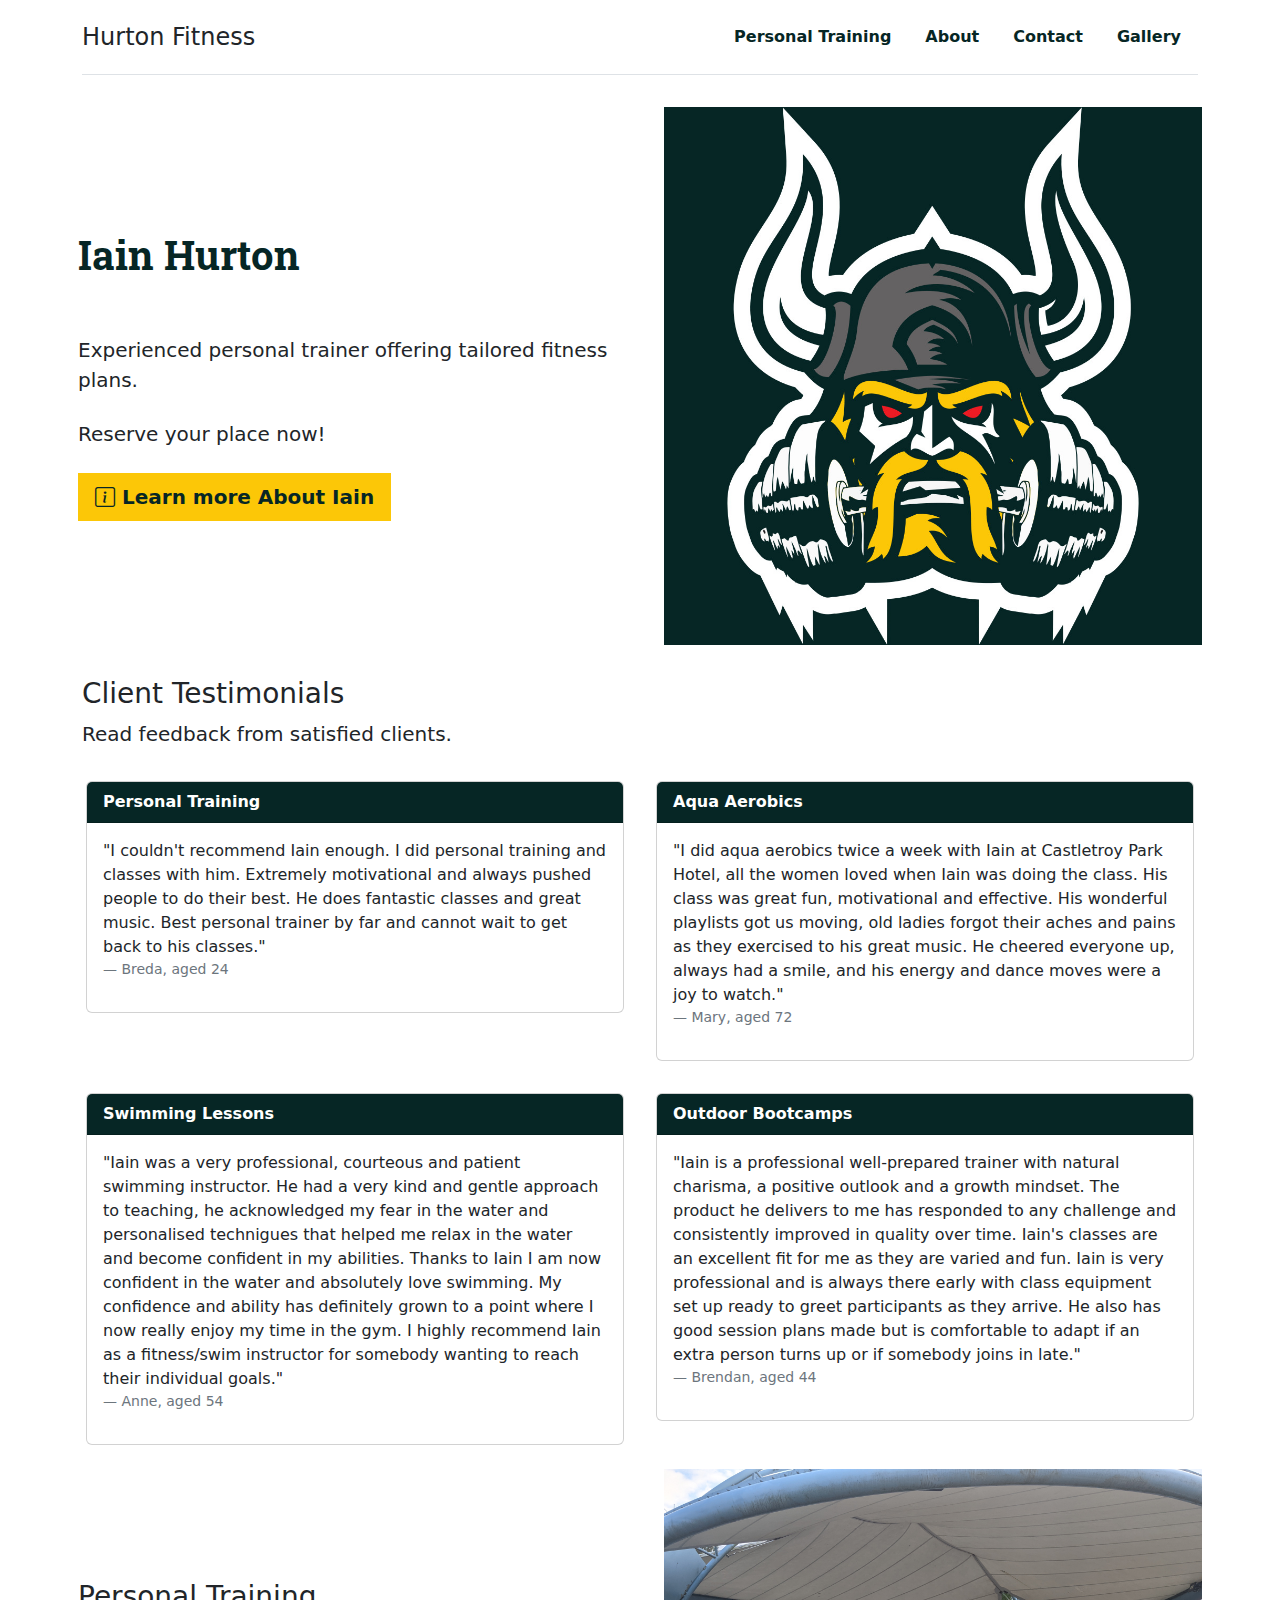
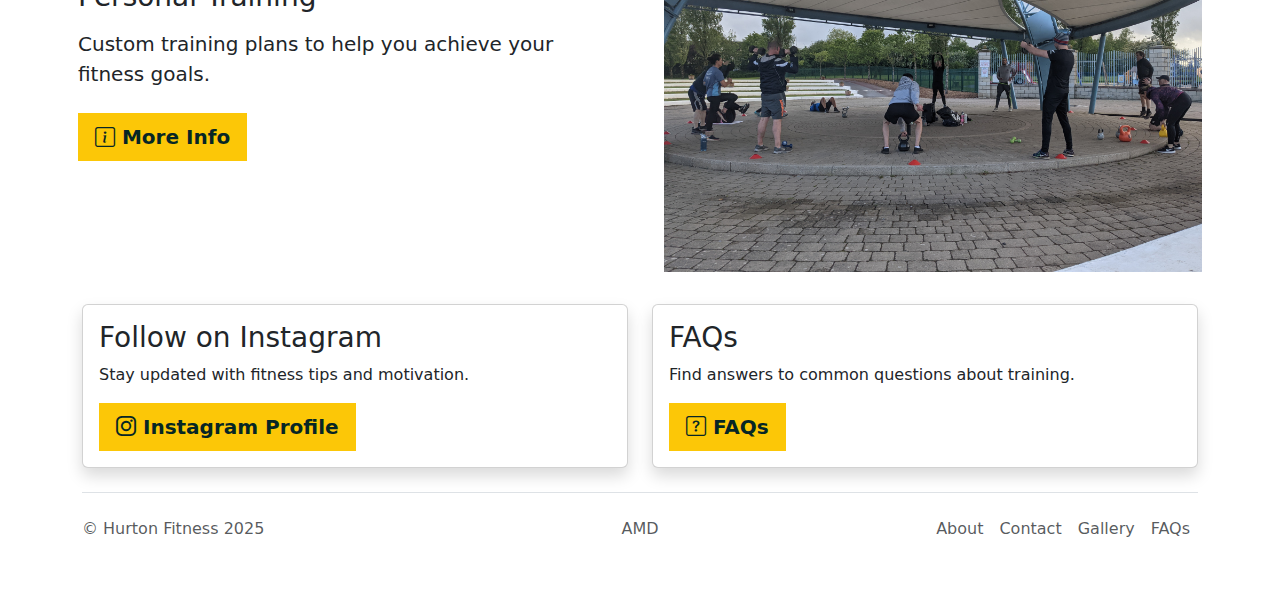
<file: index.html>
<!doctype html>
<html lang="en">

<head>
    <!-- Meta Tags for SEO & Mobile Responsiveness -->
    <meta charset="utf-8">
    <meta name="viewport" content="width=device-width, initial-scale=1">
    <meta name="description" content="Iain Hurton - Personal Trainer" />
    <meta name="keywords" content="fitness, training, personal trainer, workout, health, gym" />

    <!-- Bootstrap CSS -->
    <link href="https://cdn.jsdelivr.net/npm/bootstrap@5.3.3/dist/css/bootstrap.min.css" rel="stylesheet">

    <!-- Custom Stylesheet -->
    <link href="assets/css/style.css" rel="stylesheet" type="text/css">

    <!-- Bootstrap Icons -->
    <link rel="stylesheet" href="https://cdn.jsdelivr.net/npm/bootstrap-icons@1.10.5/font/bootstrap-icons.css">

    <!-- Favicon Icons -->
    <link rel="icon" type="image/png" sizes="32x32" href="assets/favicons/favicon-32x32.png">

    <title>Hurton Fitness | Home</title>
</head>

<body>
    <!-- Navigation Header -->
    <div class="container">
        <header class="d-flex flex-wrap justify-content-center py-3 mb-4 border-bottom">
            <a href="index.html" class="d-flex align-items-center mb-3 mb-md-0 me-md-auto text-dark text-decoration-none">
                <span class="fs-4">Hurton Fitness</span>
            </a>
            <ul class="nav nav-pills">
                <li class="nav-item"><a href="personal-training.html" class="nav-link">Personal Training</a></li>
                <li class="nav-item"><a href="about.html" class="nav-link">About</a></li>
                <li class="nav-item"><a href="contact.html" class="nav-link">Contact</a></li>
                <li class="nav-item"><a href="gallery.html" class="nav-link">Gallery</a></li>
            </ul>
        </header>
    </div>

    <!-- Hero Section with Main Banner -->
    <div class="container px-2">
        <div class="row flex-lg-row-reverse align-items-center g-5 py-2">
            <div class="col-12 col-sm-10 col-lg-6">
                <!-- Hero Image -->
                <img src="assets/images/HurtonFitnessLogoOnly.jpg" class="d-block mx-lg-auto img-fluid" alt="Hurton Fitness Logo" loading="lazy">
            </div>
            <div class="col-lg-6">
                <h1 class="outline">Iain Hurton</h1>
                <p class="lead pt-5">Experienced personal trainer offering tailored fitness plans.</p>
                <p class="lead py-2"><strong>Reserve your place now!</strong></p>
                <a href="about.html" class="btn btn-lg btn-success"><i class="bi bi-info-square"></i> Learn more About Iain</a>
            </div>
        </div>
    </div>

    <!-- Client Testimonials Section -->
    <section class="container mt-4">
        <h3>Client Testimonials</h3>
        <p class="lead">Read feedback from satisfied clients.</p>
        <div class="row">
            <!-- Testimonial 1 -->
            <div class="col-lg-6 p-3">
                <div class="card">
                    <div class="card-header">Personal Training</div>
                    <div class="card-body">
                        <p>"I couldn't recommend Iain enough. I did personal training and classes with him. Extremely motivational and always pushed people to do their best. He does fantastic classes and great music. Best personal trainer by far and cannot wait to get back to his classes."</p>
                        <footer class="blockquote-footer">Breda, aged 24</footer>
                    </div>
                </div>
            </div>
            <!-- Testimonial 2 -->
            <div class="col-lg-6 p-3">
                <div class="card">
                    <div class="card-header">Aqua Aerobics</div>
                    <div class="card-body">
                        <p>"I did aqua aerobics twice a week with Iain at Castletroy Park Hotel, all the women loved when Iain was doing the class. His class was great fun, motivational and effective. His wonderful playlists got us moving, old ladies forgot their aches and pains as they exercised to his great music. He cheered everyone up, always had a smile, and his energy and dance moves were a joy to watch."</p>
                        <footer class="blockquote-footer">Mary, aged 72</footer>
                    </div>
                </div>
            </div>
        </div>
        <div class="row">
            <!-- Testimonial 3 -->
            <div class="col-lg-6 p-3">
                <div class="card">
                    <div class="card-header">Swimming Lessons</div>
                    <div class="card-body">
                        <p>"Iain was a very professional, courteous and patient swimming instructor. He had a very kind and gentle approach to teaching, he acknowledged my fear in the water and personalised technigues that helped me relax in the water and become confident in my abilities. Thanks to Iain I am now confident in the water and absolutely love swimming. My confidence and ability has definitely grown to a point where I now really enjoy my time in the gym. I highly recommend Iain as a fitness/swim instructor for somebody wanting to reach their individual goals."</p>
                        <footer class="blockquote-footer">Anne, aged 54</footer>
                    </div>
                </div>
            </div>
            <!-- Testimonial 4 -->
            <div class="col-lg-6 p-3">
                <div class="card">
                    <div class="card-header">Outdoor Bootcamps</div>
                    <div class="card-body">
                        <p>"Iain is a professional well-prepared trainer with natural charisma, a positive outlook and a growth mindset. The product he delivers to me has responded to any challenge and consistently improved in quality over time. Iain's classes are an excellent fit for me as they are varied and fun. Iain is very professional and is always there early with class equipment set up ready to greet participants as they arrive. He also has good session plans made but is comfortable to adapt if an extra person turns up or if somebody joins in late."</p>
                        <footer class="blockquote-footer">Brendan, aged 44</footer>
                    </div>
                </div>
            </div>
        </div>
    </section>

    <!-- Personal Training Section -->
    <div class="container px-2">
        <div class="row flex-lg-row-reverse align-items-center g-5 py-2">
            <div class="col-12 col-sm-10 col-lg-6">
                <img src="assets/images/HurtonFitnessBootcamp.jpg" class="d-block mx-lg-auto img-fluid" alt="Fitness Bootcamp"
                    loading="lazy">
            </div>
            <div class="col-lg-6">
                <h3>Personal Training</h3>
                <p class="lead py-2">Custom training plans to help you achieve your fitness goals.</p>
                <a href="personal-training.html" class="btn btn-lg btn-success"><i class="bi bi-info-square"></i> More
                    Info</a>
            </div>
        </div>
    </div>

    <!-- Social Media & FAQs Section -->
    <div class="container pt-4">
        <div class="row">
            <!-- Follow on Instagram -->
            <div class="col-lg-6">
                <div class="card shadow">
                    <div class="card-body">
                        <h3>Follow on Instagram</h3>
                        <p>Stay updated with fitness tips and motivation.</p>
                        <a href="https://www.instagram.com/hurtonsfitness/?hl=en" class="btn btn-lg btn-success"><i
                                class="bi bi-instagram"></i> Instagram Profile</a>
                    </div>
                </div>
            </div>
            <!-- FAQ Section -->
            <div class="col-lg-6">
                <div class="card shadow">
                    <div class="card-body">
                        <h3>FAQs</h3>
                        <p>Find answers to common questions about training.</p>
                        <a href="about.html#faq" class="btn btn-lg btn-success"><i class="bi bi-question-square"></i>
                            FAQs</a>
                    </div>
                </div>
            </div>
        </div>
    </div>

    <!-- Footer Section -->
    <div class="container">
        <footer class="d-flex flex-wrap justify-content-between align-items-center py-3 my-4 border-top">
            <p class="col-md-4 mb-0 text-muted">&copy; Hurton Fitness 2025</p>
            <p class="col-md-4 mb-0 text-muted text-center">AMD</p>
            <ul class="nav col-md-4 justify-content-end">
                <li class="nav-item"><a href="about.html" class="nav-link px-2 text-muted">About</a></li>
                <li class="nav-item"><a href="contact.html" class="nav-link px-2 text-muted">Contact</a></li>
                <li class="nav-item"><a href="gallery.html" class="nav-link px-2 text-muted">Gallery</a></li>
                <li class="nav-item"><a href="about.html#faq" class="nav-link px-2 text-muted">FAQs</a></li>
            </ul>
        </footer>
    </div>
</body>

</html>
</file>
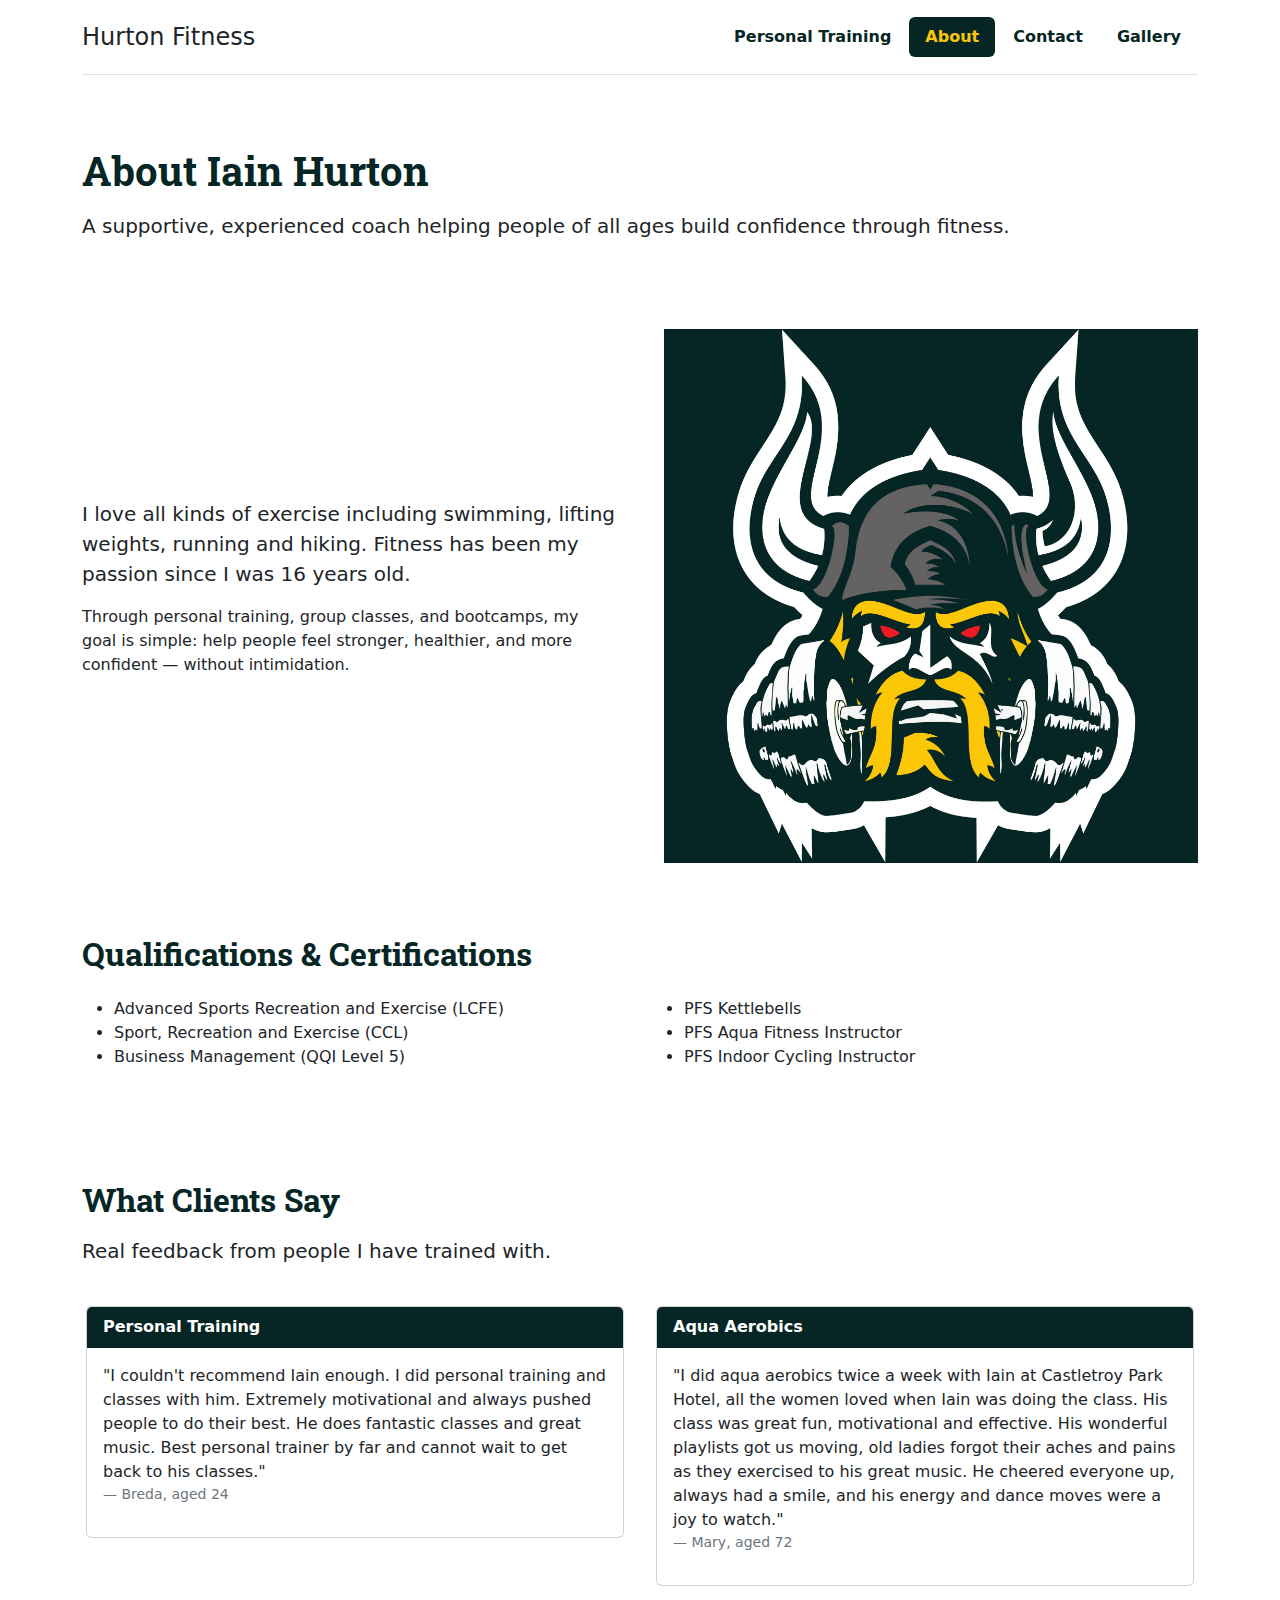
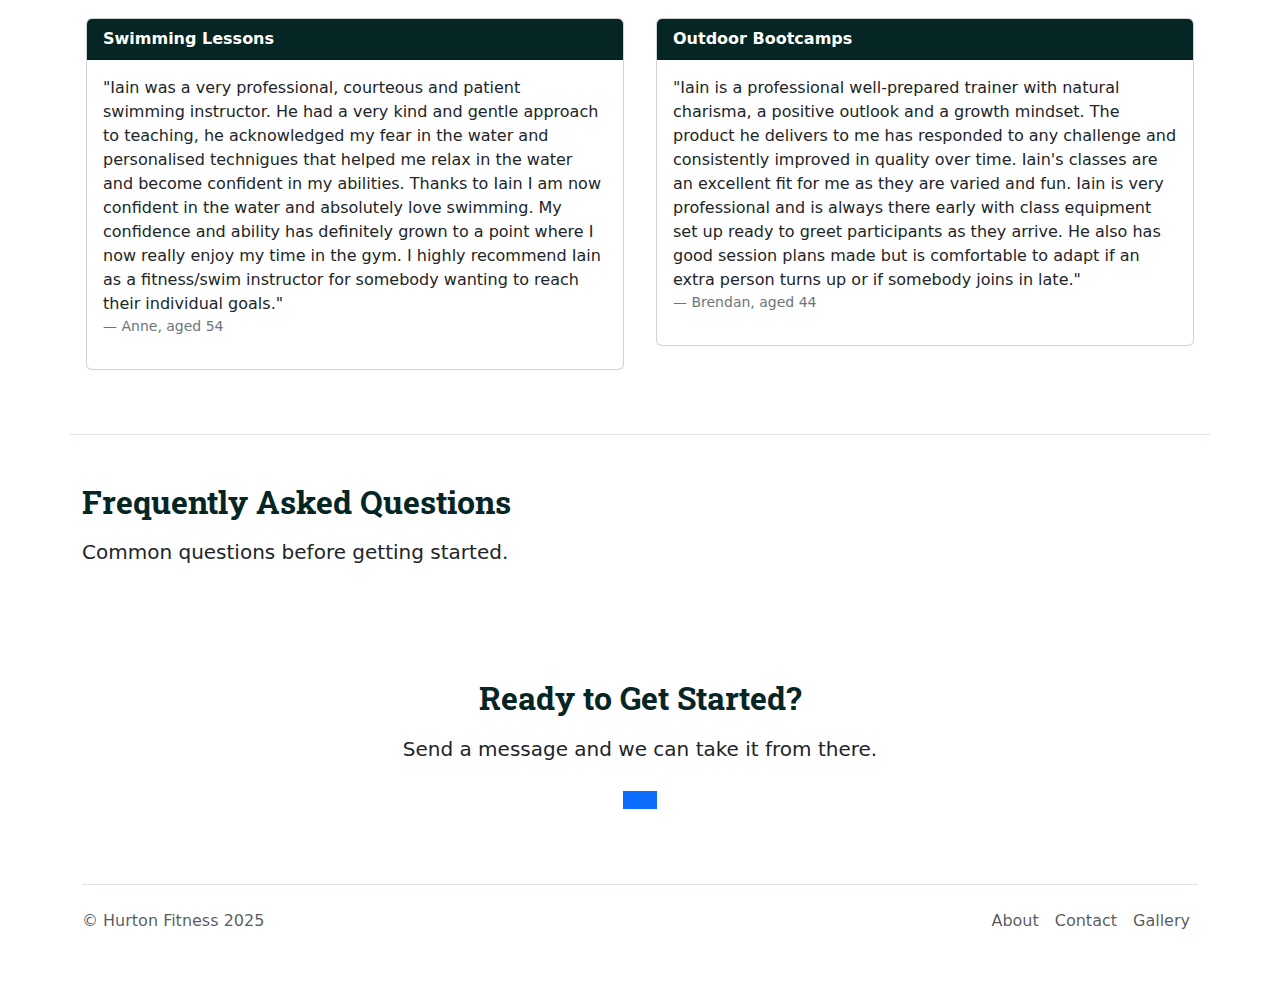
<file: about.html>
<!doctype html>
<html lang="en">
<head>
    <meta charset="utf-8">
    <meta name="viewport" content="width=device-width, initial-scale=1">

    <meta name="description" content="About Iain Hurton – Personal Trainer at Hurton Fitness">
    <meta name="keywords" content="personal trainer limerick, fitness, hurton fitness">

    <!-- Bootstrap CSS -->
    <link href="https://cdn.jsdelivr.net/npm/bootstrap@5.3.3/dist/css/bootstrap.min.css" rel="stylesheet">

    <!-- Custom CSS -->
    <link href="assets/css/style.css" rel="stylesheet" type="text/css">

    <!-- Bootstrap Icons -->
    <link rel="stylesheet" href="https://cdn.jsdelivr.net/npm/bootstrap-icons@1.10.5/font/bootstrap-icons.css">

    <title>Hurton Fitness | About</title>
</head>

<body>

<!-- Navigation -->
<div class="container">
    <header class="d-flex flex-wrap justify-content-center py-3 mb-4 border-bottom">
        <a href="index.html" class="d-flex align-items-center mb-3 mb-md-0 me-md-auto text-dark text-decoration-none">
            <span class="fs-4">Hurton Fitness</span>
        </a>
        <ul class="nav nav-pills">
            <li class="nav-item"><a href="personal-training.html" class="nav-link">Personal Training</a></li>
            <li class="nav-item"><a href="about.html" class="nav-link active">About</a></li>
            <li class="nav-item"><a href="contact.html" class="nav-link">Contact</a></li>
            <li class="nav-item"><a href="gallery.html" class="nav-link">Gallery</a></li>
        </ul>
    </header>
</div>

<main>

<!-- Page Hero -->
<section class="container py-5">
    <h1 class="outline mb-3">About Iain Hurton</h1>
    <p class="lead">
        A supportive, experienced coach helping people of all ages build confidence through fitness.
    </p>
</section>

<!-- About Content -->
<section class="container py-4">
    <div class="row align-items-center g-5">
        <div class="col-lg-6">
            <p class="lead">
                I love all kinds of exercise including swimming, lifting weights, running and hiking.
                Fitness has been my passion since I was 16 years old.
            </p>
            <p>
                Through personal training, group classes, and bootcamps, my goal is simple:
                help people feel stronger, healthier, and more confident — without intimidation.
            </p>
        </div>
        <div class="col-lg-6">
<img src="assets/images/HurtonFitnessLogoOnly.jpg" class="d-block mx-lg-auto img-fluid"
                    alt="Hurton Fitness Logo" loading="lazy">
        </div>
    </div>
</section>

<!-- Qualifications -->
<section class="container py-5">
    <h2 class="outline mb-4">Qualifications & Certifications</h2>

    <div class="row">
        <div class="col-md-6">
            <ul>
                <li>Advanced Sports Recreation and Exercise (LCFE)</li>
                <li>Sport, Recreation and Exercise (CCL)</li>
                <li>Business Management (QQI Level 5)</li>
            </ul>
        </div>
        <div class="col-md-6">
            <ul>
                <li>PFS Kettlebells</li>
                <li>PFS Aqua Fitness Instructor</li>
                <li>PFS Indoor Cycling Instructor</li>
            </ul>
        </div>
    </div>
</section>

<!-- Testimonials -->
<section class="container py-5">
    <h2 class="outline mb-3">What Clients Say</h2>
    <p class="lead mb-4">Real feedback from people I have trained with.</p>
    <div class="row">
        <!-- Testimonial 1 -->
        <div class="col-lg-6 p-3">
            <div class="card">
                <div class="card-header">Personal Training</div>
                <div class="card-body">
                    <p>"I couldn't recommend Iain enough. I did personal training and classes with him. Extremely
                        motivational and always pushed people to do their best. He does fantastic classes and great
                        music. Best personal trainer by far and cannot wait to get back to his classes."</p>
                    <footer class="blockquote-footer">Breda, aged 24</footer>
                </div>
            </div>
        </div>
        <!-- Testimonial 2 -->
        <div class="col-lg-6 p-3">
            <div class="card">
                <div class="card-header">Aqua Aerobics</div>
                <div class="card-body">
                    <p>"I did aqua aerobics twice a week with Iain at Castletroy Park Hotel, all the women loved when
                        Iain was doing the class. His class was great fun, motivational and effective. His wonderful
                        playlists got us moving, old ladies forgot their aches and pains as they exercised to his great
                        music. He cheered everyone up, always had a smile, and his energy and dance moves were a joy to
                        watch."</p>
                    <footer class="blockquote-footer">Mary, aged 72</footer>
                </div>
            </div>
        </div>
    </div>
    <div class="row">
        <!-- Testimonial 3 -->
        <div class="col-lg-6 p-3">
            <div class="card">
                <div class="card-header">Swimming Lessons</div>
                <div class="card-body">
                    <p>"Iain was a very professional, courteous and patient swimming instructor. He had a very kind and
                        gentle approach to teaching, he acknowledged my fear in the water and personalised technigues
                        that helped me relax in the water and become confident in my abilities. Thanks to Iain I am now
                        confident in the water and absolutely love swimming. My confidence and ability has definitely
                        grown to a point where I now really enjoy my time in the gym. I highly recommend Iain as a
                        fitness/swim instructor for somebody wanting to reach their individual goals."</p>
                    <footer class="blockquote-footer">Anne, aged 54</footer>
                </div>
            </div>
        </div>
        <!-- Testimonial 4 -->
        <div class="col-lg-6 p-3">
            <div class="card">
                <div class="card-header">Outdoor Bootcamps</div>
                <div class="card-body">
                    <p>"Iain is a professional well-prepared trainer with natural charisma, a positive outlook and a
                        growth mindset. The product he delivers to me has responded to any challenge and consistently
                        improved in quality over time. Iain's classes are an excellent fit for me as they are varied and
                        fun. Iain is very professional and is always there early with class equipment set up ready to
                        greet participants as they arrive. He also has good session plans made but is comfortable to
                        adapt if an extra person turns up or if somebody joins in late."</p>
                    <footer class="blockquote-footer">Brendan, aged 44</footer>
                </div>
            </div>
        </div>
    </div>
</section>

<!-- FAQ -->
<section class="container py-5 border-top">
    <h2 class="outline mb-3">Frequently Asked Questions</h2>
    <p class="lead">Common questions before getting started.</p>

    <!-- Keep your existing accordion -->
</section>

<!-- CTA -->
<section class="container py-5 text-center">
    <h2 class="outline mb-3">Ready to Get Started?</h2>
    <p class="lead mb-4">Send a message and we can take it from there.</p>

    <a
        href="https://www.instagram.com/hurtonsfitness/"
        class="btn btn-lg btn-primary"
        target="_blank"
        Message Iain on Instagram>
    </a>
</section>

</main>

<!-- Footer -->
<div class="container">
    <footer class="d-flex flex-wrap justify-content-between align-items-center py-3 my-4 border-top">
        <p class="col-md-4 mb-0 text-muted">&copy; Hurton Fitness 2025</p>
        <ul class="nav col-md-4 justify-content-end">
            <li class="nav-item"><a href="about.html" class="nav-link px-2 text-muted">About</a></li>
            <li class="nav-item"><a href="contact.html" class="nav-link px-2 text-muted">Contact</a></li>
            <li class="nav-item"><a href="gallery.html" class="nav-link px-2 text-muted">Gallery</a></li>
        </ul>
    </footer>
</div>

</body>
</html>
</file>
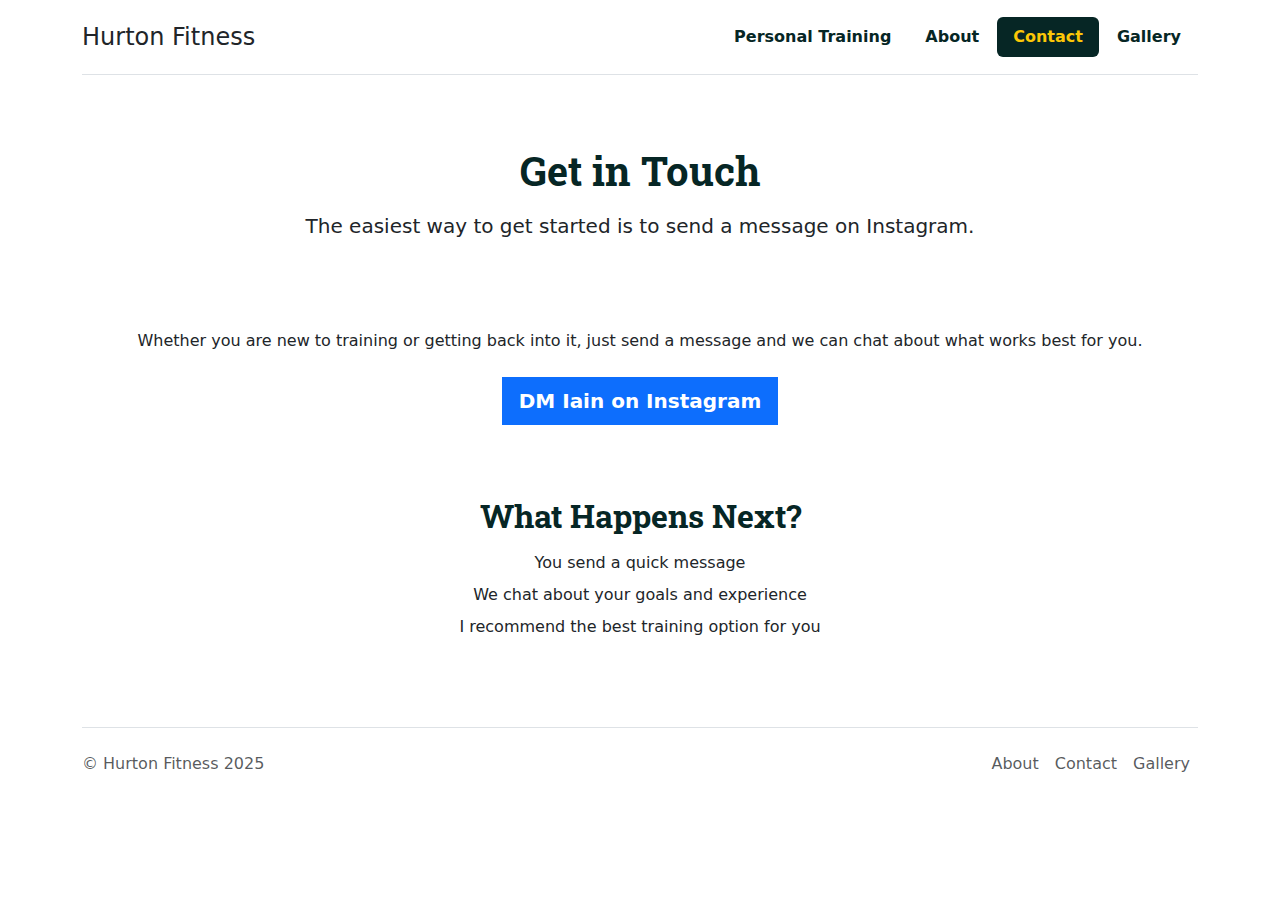
<file: contact.html>
<!doctype html>
<html lang="en">
<head>
    <meta charset="utf-8">
    <meta name="viewport" content="width=device-width, initial-scale=1">

    <meta name="description" content="Contact Iain">
    <meta name="keywords" content="contact hurton fitness, personal trainer limerick">

    <!-- Bootstrap CSS -->
    <link href="https://cdn.jsdelivr.net/npm/bootstrap@5.3.3/dist/css/bootstrap.min.css" rel="stylesheet">

    <!-- Custom CSS -->
    <link href="assets/css/style.css" rel="stylesheet" type="text/css">

    <!-- Bootstrap Icons -->
    <link rel="stylesheet" href="https://cdn.jsdelivr.net/npm/bootstrap-icons@1.10.5/font/bootstrap-icons.css">

    <title>Hurton Fitness | Contact</title>
</head>

<body>

<!-- Navigation -->
<div class="container">
    <header class="d-flex flex-wrap justify-content-center py-3 mb-4 border-bottom">
        <a href="index.html" class="d-flex align-items-center mb-3 mb-md-0 me-md-auto text-dark text-decoration-none">
            <span class="fs-4">Hurton Fitness</span>
        </a>
        <ul class="nav nav-pills">
            <li class="nav-item"><a href="personal-training.html" class="nav-link">Personal Training</a></li>
            <li class="nav-item"><a href="about.html" class="nav-link">About</a></li>
            <li class="nav-item"><a href="contact.html" class="nav-link active">Contact</a></li>
            <li class="nav-item"><a href="gallery.html" class="nav-link">Gallery</a></li>
        </ul>
    </header>
</div>

<main>

<!-- Page Hero -->
<section class="container py-5 text-center">
    <h1 class="outline mb-3">Get in Touch</h1>
    <p class="lead">
        The easiest way to get started is to send a message on Instagram.
    </p>
</section>

<!-- Contact Method -->
<section class="container py-4 text-center">
    <p class="mb-4">
        Whether you are new to training or getting back into it,
        just send a message and we can chat about what works best for you.
    </p>

    <a
        href="https://www.instagram.com/hurtonsfitness/"
        class="btn btn-lg btn-primary"
        target="_blank"
        rel="noopener">
        DM Iain on Instagram
    </a>
</section>

<!-- What Happens Next -->
<section class="container py-5">
    <div class="row justify-content-center">
        <div class="col-lg-8 text-center">
            <h2 class="outline mb-3">What Happens Next?</h2>
            <ul class="list-unstyled">
                <li class="mb-2">You send a quick message</li>
                <li class="mb-2">We chat about your goals and experience</li>
                <li class="mb-2">I recommend the best training option for you</li>
            </ul>
        </div>
    </div>
</section>

</main>

<!-- Footer -->
<div class="container">
    <footer class="d-flex flex-wrap justify-content-between align-items-center py-3 my-4 border-top">
        <p class="col-md-4 mb-0 text-muted">&copy; Hurton Fitness 2025</p>
        <ul class="nav col-md-4 justify-content-end">
            <li class="nav-item"><a href="about.html" class="nav-link px-2 text-muted">About</a></li>
            <li class="nav-item"><a href="contact.html" class="nav-link px-2 text-muted">Contact</a></li>
            <li class="nav-item"><a href="gallery.html" class="nav-link px-2 text-muted">Gallery</a></li>
        </ul>
    </footer>
</div>

</body>
</html>
</file>
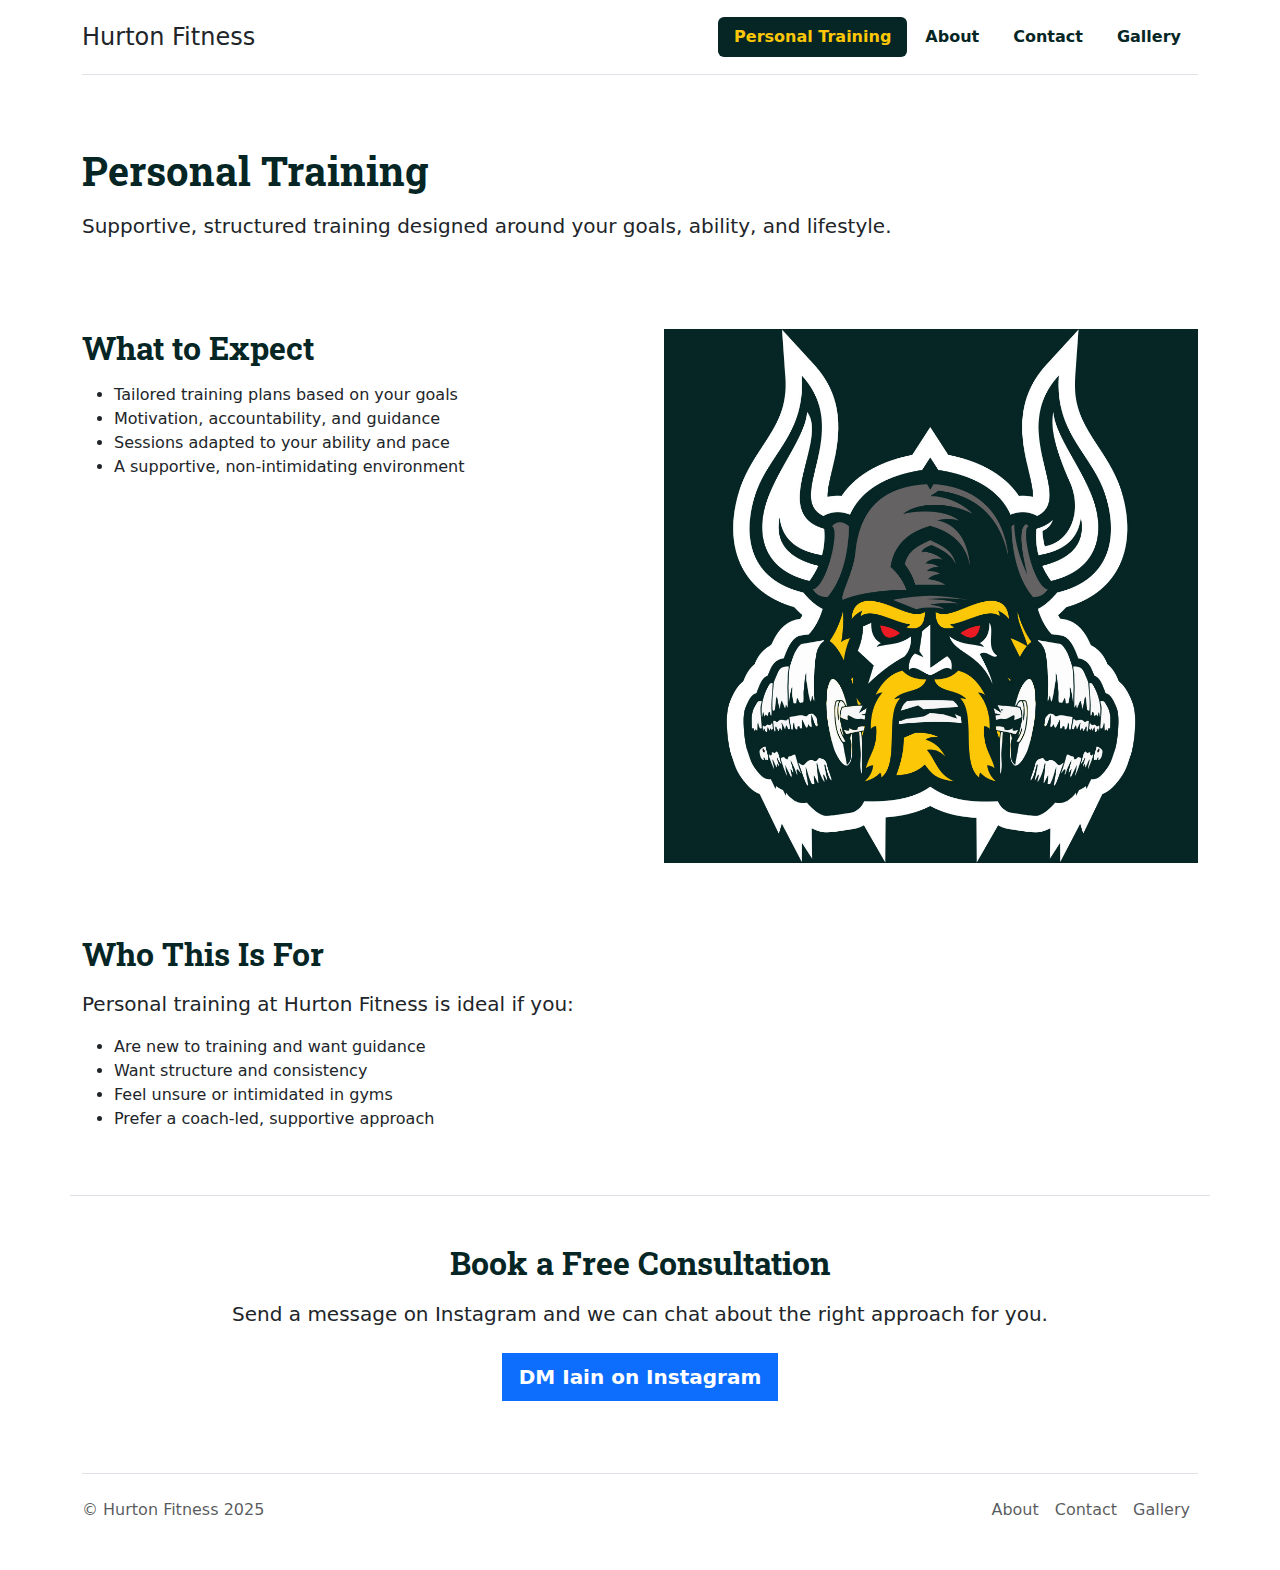
<file: personal-training.html>
<!doctype html>
<html lang="en">
<head>
    <meta charset="utf-8">
    <meta name="viewport" content="width=device-width, initial-scale=1">

    <meta name="description" content="Personal training with Iain Hurton – Hurton Fitness">
    <meta name="keywords" content="personal training limerick, fitness coach, hurton fitness">

    <!-- Bootstrap CSS -->
    <link href="https://cdn.jsdelivr.net/npm/bootstrap@5.3.3/dist/css/bootstrap.min.css" rel="stylesheet">

    <!-- Custom CSS -->
    <link href="assets/css/style.css" rel="stylesheet" type="text/css">

    <!-- Bootstrap Icons -->
    <link rel="stylesheet" href="https://cdn.jsdelivr.net/npm/bootstrap-icons@1.10.5/font/bootstrap-icons.css">

    <title>Hurton Fitness | Personal Training</title>
</head>

<body>

<!-- Navigation -->
<div class="container">
    <header class="d-flex flex-wrap justify-content-center py-3 mb-4 border-bottom">
        <a href="index.html" class="d-flex align-items-center mb-3 mb-md-0 me-md-auto text-dark text-decoration-none">
            <span class="fs-4">Hurton Fitness</span>
        </a>
        <ul class="nav nav-pills">
            <li class="nav-item"><a href="personal-training.html" class="nav-link active">Personal Training</a></li>
            <li class="nav-item"><a href="about.html" class="nav-link">About</a></li>
            <li class="nav-item"><a href="contact.html" class="nav-link">Contact</a></li>
            <li class="nav-item"><a href="gallery.html" class="nav-link">Gallery</a></li>
        </ul>
    </header>
</div>

<main>

<!-- Page Hero -->
<section class="container py-5">
    <h1 class="outline mb-3">Personal Training</h1>
    <p class="lead">
        Supportive, structured training designed around your goals, ability, and lifestyle.
    </p>
</section>

<!-- What You Get -->
<section class="container py-4">
    <div class="row g-5">
        <div class="col-lg-6">
            <h2 class="outline mb-3">What to Expect</h2>
            <ul>
                <li>Tailored training plans based on your goals</li>
                <li>Motivation, accountability, and guidance</li>
                <li>Sessions adapted to your ability and pace</li>
                <li>A supportive, non-intimidating environment</li>
            </ul>
        </div>

        <div class="col-lg-6">
                <img src="assets/images/HurtonFitnessLogoOnly.jpg" class="d-block mx-lg-auto img-fluid"
                    alt="Hurton Fitness Logo" loading="lazy">
        </div>
    </div>
</section>

<!-- Who It's For -->
<section class="container py-5">
    <h2 class="outline mb-3">Who This Is For</h2>
    <p class="lead">
        Personal training at Hurton Fitness is ideal if you:
    </p>
    <ul>
        <li>Are new to training and want guidance</li>
        <li>Want structure and consistency</li>
        <li>Feel unsure or intimidated in gyms</li>
        <li>Prefer a coach-led, supportive approach</li>
    </ul>
</section>

<!-- CTA -->
<section class="container py-5 text-center border-top">
    <h2 class="outline mb-3">Book a Free Consultation</h2>
    <p class="lead mb-4">
        Send a message on Instagram and we can chat about the right approach for you.
    </p>

    <a
        href="https://www.instagram.com/hurtonsfitness/"
        class="btn btn-lg btn-primary"
        target="_blank">
        DM Iain on Instagram
    </a>
</section>

</main>

<!-- Footer -->
<div class="container">
    <footer class="d-flex flex-wrap justify-content-between align-items-center py-3 my-4 border-top">
        <p class="col-md-4 mb-0 text-muted">&copy; Hurton Fitness 2025</p>
        <ul class="nav col-md-4 justify-content-end">
            <li class="nav-item"><a href="about.html" class="nav-link px-2 text-muted">About</a></li>
            <li class="nav-item"><a href="contact.html" class="nav-link px-2 text-muted">Contact</a></li>
            <li class="nav-item"><a href="gallery.html" class="nav-link px-2 text-muted">Gallery</a></li>
        </ul>
    </footer>
</div>

</body>
</html>
</file>
<file: assets/css/style.css>
@import url('https://fonts.googleapis.com/css2?family=Roboto+Slab&display=swap');

/* Global Reset */
* {
    margin: 0;
    padding: 0;
    border: 0;
    box-sizing: border-box;
}

/* Header Styles */
header {
    width: 100%;
}

/* Navigation Styles */
.nav-pills .nav-link {
    color: #062625;
    margin: 1px;
    font-weight: bold;
}

.nav-pills .nav-link:hover {
    background-color: #fcc707 !important;
    color: #062625 !important;
}

.nav-pills .nav-link.active {
    border-color: #062625 !important;
    background-color: #062625 !important;
    color: #fcc707 !important;
}

/* Typography */
.outline {
    font-family: 'Roboto Slab', serif;
    color: #062625;
    font-weight: bold;
}

/* Card Styles */
.card-header {
    background-color: #062625;
    color: #ffffff;
    font-weight: bold;
}

/* Button Styles */
.btn {
    border-radius: 0px;
    font-weight: bold;
}

/* Primary Button Colors */
.btn-success {
    border-color: #fcc707;
    background-color: #fcc707;
    color: #062625;
}

.btn-success:hover,
.btn-success:active {
    border-color: #062625 !important;
    background-color: #062625 !important;
    color: #fcc707 !important;
}

/* Accordion Styles */
.accordion-button:not(.collapsed) {
    color: #ffffff;
    background-color: #062625;
}

.accordion-button.collapsed {
    color: #ffffff;
    background-color: #808080;
}
</file>
